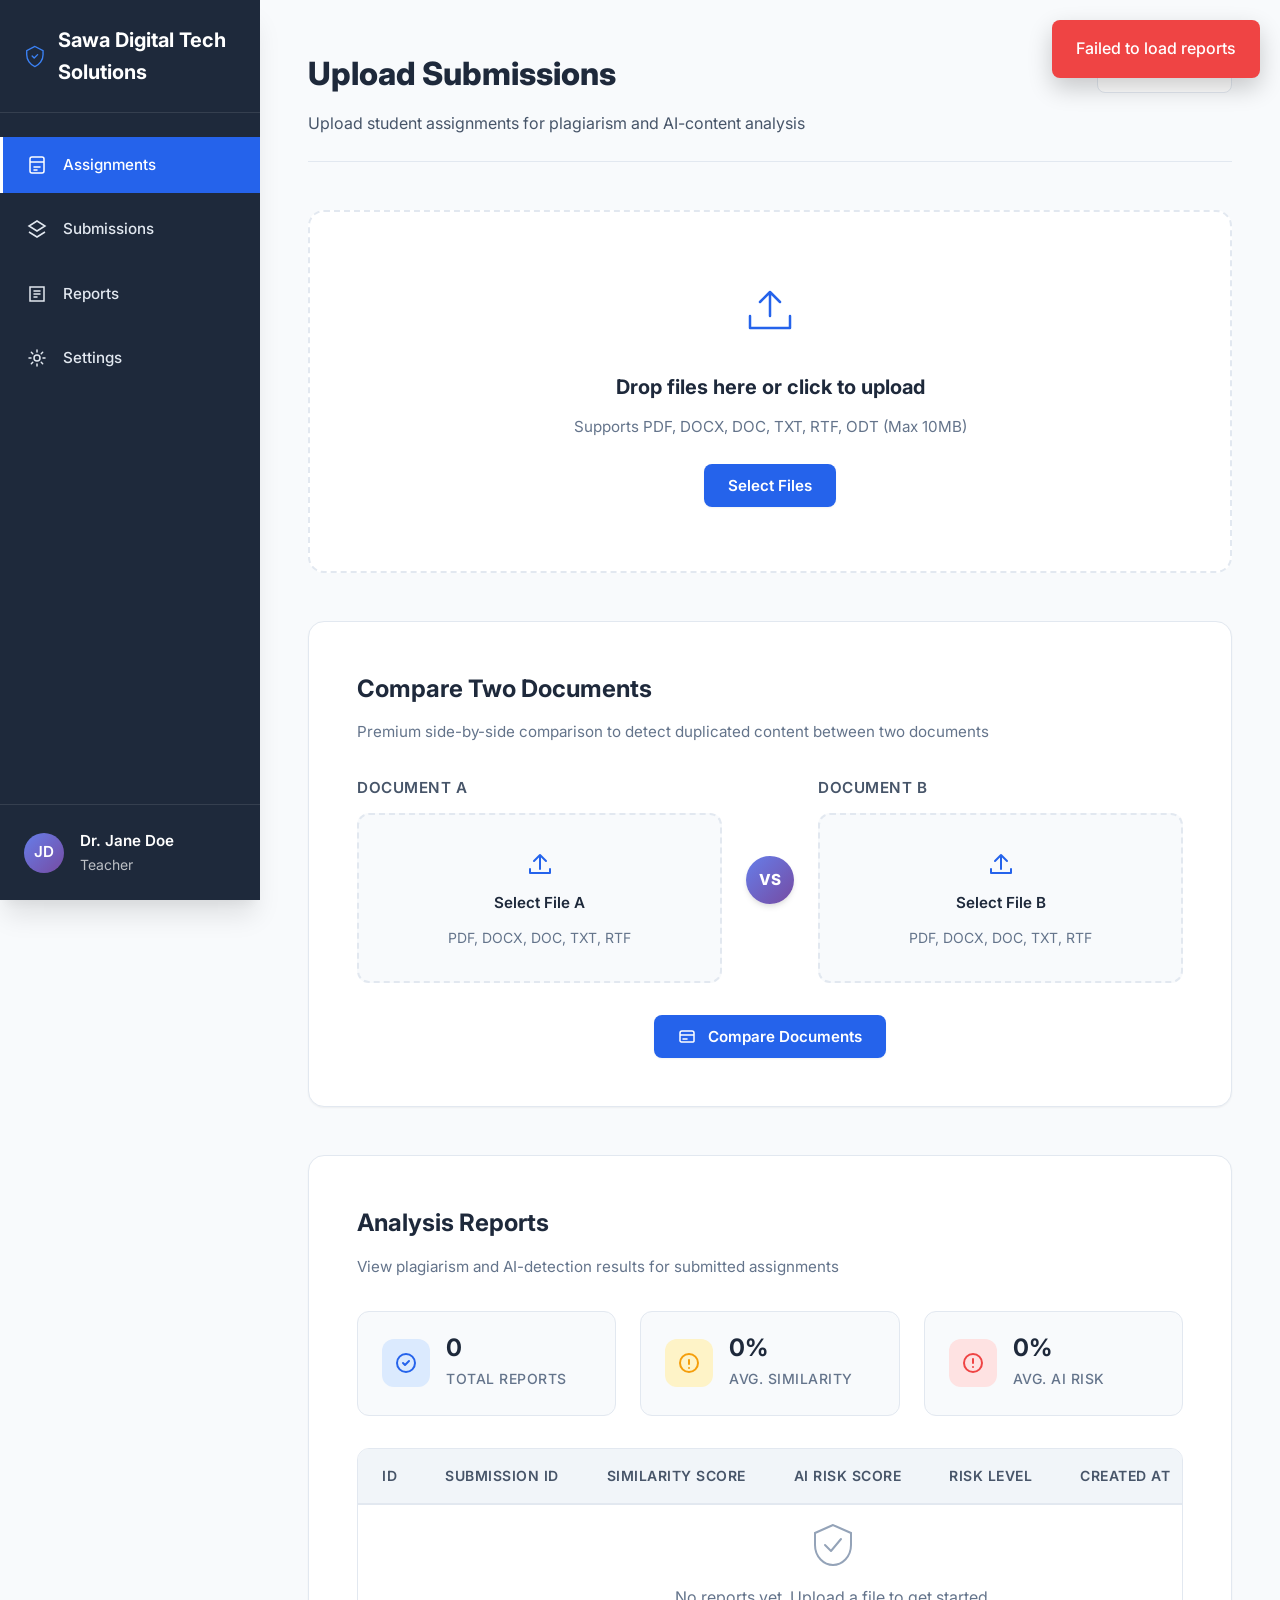
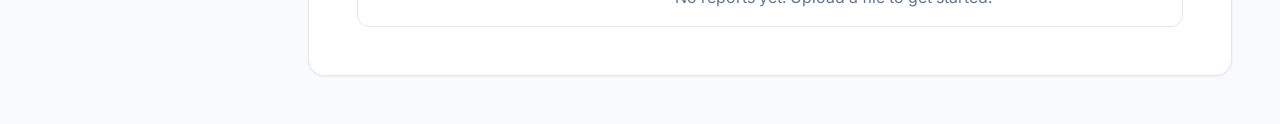
<file: frontend/dashboard.html>
﻿<!DOCTYPE html>
<html lang="en">
<head>
    <meta charset="UTF-8">
    <meta name="viewport" content="width=device-width, initial-scale=1.0">
    <meta name="description" content="Sawa Digital Tech Solutions - Teacher Dashboard - Manage assignments and review submissions">
    <title>Teacher Dashboard - Sawa Digital Tech Solutions</title>
    <link rel="stylesheet" href="dashboard.css">
    <link rel="preconnect" href="https://fonts.googleapis.com">
    <link rel="preconnect" href="https://fonts.gstatic.com" crossorigin>
    <link href="https://fonts.googleapis.com/css2?family=Inter:wght@300;400;500;600;700;800&display=swap" rel="stylesheet">
</head>
<body>
    <div class="dashboard-container">
        <!-- Sidebar -->
        <aside class="sidebar">
            <div class="sidebar-header">
                <div class="logo">
                    <svg class="logo-icon" width="32" height="32" viewBox="0 0 32 32" fill="none" xmlns="http://www.w3.org/2000/svg">
                        <path d="M16 2L4 8V14C4 21.73 9.11 29.05 16 31.5C22.89 29.05 28 21.73 28 14V8L16 2Z" stroke="currentColor" stroke-width="2" fill="none"/>
                        <path d="M12 16L15 19L20 14" stroke="currentColor" stroke-width="2" stroke-linecap="round" stroke-linejoin="round"/>
                    </svg>
                    <span class="logo-text">Sawa Digital Tech Solutions</span>
                </div>
            </div>
            
            <nav class="sidebar-nav">
                <ul class="nav-list">
                    <li class="nav-item active">
                        <a href="#assignments" class="nav-link">
                            <svg class="nav-icon" width="20" height="20" viewBox="0 0 20 20" fill="none" xmlns="http://www.w3.org/2000/svg">
                                <path d="M3 4C3 2.89543 3.89543 2 5 2H15C16.1046 2 17 2.89543 17 4V16C17 17.1046 16.1046 18 15 18H5C3.89543 18 3 17.1046 3 16V4Z" stroke="currentColor" stroke-width="1.5" fill="none"/>
                                <path d="M3 7H17" stroke="currentColor" stroke-width="1.5"/>
                                <path d="M7 12H13" stroke="currentColor" stroke-width="1.5" stroke-linecap="round"/>
                                <path d="M7 15H10" stroke="currentColor" stroke-width="1.5" stroke-linecap="round"/>
                            </svg>
                            <span>Assignments</span>
                        </a>
                    </li>
                    <li class="nav-item">
                        <a href="#submissions" class="nav-link">
                            <svg class="nav-icon" width="20" height="20" viewBox="0 0 20 20" fill="none" xmlns="http://www.w3.org/2000/svg">
                                <path d="M10 2L2 7L10 12L18 7L10 2Z" stroke="currentColor" stroke-width="1.5" fill="none"/>
                                <path d="M2 13L10 18L18 13" stroke="currentColor" stroke-width="1.5" fill="none"/>
                            </svg>
                            <span>Submissions</span>
                        </a>
                    </li>
                    <li class="nav-item">
                        <a href="#reports" class="nav-link">
                            <svg class="nav-icon" width="20" height="20" viewBox="0 0 20 20" fill="none" xmlns="http://www.w3.org/2000/svg">
                                <path d="M3 3H17V17H3V3Z" stroke="currentColor" stroke-width="1.5" fill="none"/>
                                <path d="M7 7H13" stroke="currentColor" stroke-width="1.5" stroke-linecap="round"/>
                                <path d="M7 10H13" stroke="currentColor" stroke-width="1.5" stroke-linecap="round"/>
                                <path d="M7 13H10" stroke="currentColor" stroke-width="1.5" stroke-linecap="round"/>
                            </svg>
                            <span>Reports</span>
                        </a>
                    </li>
                    <li class="nav-item">
                        <a href="#settings" class="nav-link">
                            <svg class="nav-icon" width="20" height="20" viewBox="0 0 20 20" fill="none" xmlns="http://www.w3.org/2000/svg">
                                <circle cx="10" cy="10" r="3" stroke="currentColor" stroke-width="1.5" fill="none"/>
                                <path d="M10 2V4M10 16V18M18 10H16M4 10H2M15.66 4.34L14.24 5.76M5.76 14.24L4.34 15.66M15.66 15.66L14.24 14.24M5.76 5.76L4.34 4.34" stroke="currentColor" stroke-width="1.5" stroke-linecap="round"/>
                            </svg>
                            <span>Settings</span>
                        </a>
                    </li>
                </ul>
            </nav>
            
            <div class="sidebar-footer">
                <div class="user-profile">
                    <div class="user-avatar">JD</div>
                    <div class="user-info">
                        <div class="user-name">Dr. Jane Doe</div>
                        <div class="user-role">Teacher</div>
                    </div>
                </div>
            </div>
        </aside>

        <!-- Main Content -->
        <main class="main-content">
            <!-- Header -->
            <header class="content-header">
                <div class="header-left">
                    <h1 class="page-title">Upload Submissions</h1>
                    <p class="page-subtitle">Upload student assignments for plagiarism and AI-content analysis</p>
                </div>
                <div class="header-right">
                    <button class="btn btn-secondary" onclick="refreshReports()">
                        <svg width="16" height="16" viewBox="0 0 16 16" fill="none" xmlns="http://www.w3.org/2000/svg">
                            <path d="M2 8C2 4.686 4.686 2 8 2C10.5 2 12.5 3.5 13.5 5.5" stroke="currentColor" stroke-width="1.5" stroke-linecap="round"/>
                            <path d="M14 8C14 11.314 11.314 14 8 14C5.5 14 3.5 12.5 2.5 10.5" stroke="currentColor" stroke-width="1.5" stroke-linecap="round"/>
                            <path d="M13.5 2.5V5.5H10.5" stroke="currentColor" stroke-width="1.5" stroke-linecap="round" stroke-linejoin="round"/>
                            <path d="M2.5 13.5V10.5H5.5" stroke="currentColor" stroke-width="1.5" stroke-linecap="round" stroke-linejoin="round"/>
                        </svg>
                        Refresh
                    </button>
                </div>
            </header>

            <!-- Upload Section -->
            <section class="upload-section">
                <div class="upload-zone" id="uploadZone">
                    <div class="upload-content">
                        <svg class="upload-icon" width="64" height="64" viewBox="0 0 64 64" fill="none" xmlns="http://www.w3.org/2000/svg">
                            <path d="M32 16V40M32 16L22 26M32 16L42 26" stroke="currentColor" stroke-width="2.5" stroke-linecap="round" stroke-linejoin="round"/>
                            <path d="M12 40V52H52V40" stroke="currentColor" stroke-width="2.5" stroke-linecap="round" stroke-linejoin="round"/>
                        </svg>
                        <h3 class="upload-title">Drop files here or click to upload</h3>
                        <p class="upload-subtitle">Supports PDF, DOCX, DOC, TXT, RTF, ODT (Max 10MB)</p>
                        <input type="file" id="fileInput" class="file-input" accept=".pdf,.docx,.doc,.txt,.rtf,.odt" hidden>
                        <button class="btn btn-primary" onclick="document.getElementById('fileInput').click()">
                            Select Files
                        </button>
                    </div>
                </div>

                <!-- Upload Progress -->
                <div class="upload-progress" id="uploadProgress" style="display: none;">
                    <div class="progress-content">
                        <div class="spinner"></div>
                        <div class="progress-text">
                            <div class="progress-title">Analyzing document...</div>
                            <div class="progress-subtitle">This may take a few seconds</div>
                        </div>
                    </div>
                </div>
            </section>

            <!-- Compare Two Documents Section -->
            <section class="compare-section">
                <div class="section-header">
                    <h2 class="section-title">Compare Two Documents</h2>
                    <p class="section-subtitle">Premium side-by-side comparison to detect duplicated content between two documents</p>
                </div>

                <div class="compare-container">
                    <div class="compare-file-inputs">
                        <div class="compare-file-field">
                            <label class="compare-file-label">Document A</label>
                            <div class="compare-file-drop" id="compareDropA" onclick="document.getElementById('compareFileA').click()">
                                <div class="compare-file-content">
                                    <svg width="32" height="32" viewBox="0 0 32 32" fill="none" xmlns="http://www.w3.org/2000/svg">
                                        <path d="M16 8V22M16 8L10 14M16 8L22 14" stroke="currentColor" stroke-width="2" stroke-linecap="round" stroke-linejoin="round"/>
                                        <path d="M6 22V26H26V22" stroke="currentColor" stroke-width="2" stroke-linecap="round" stroke-linejoin="round"/>
                                    </svg>
                                    <p class="compare-file-title" id="compareFileAName">Select File A</p>
                                    <p class="compare-file-subtitle">PDF, DOCX, DOC, TXT, RTF</p>
                                </div>
                                <input type="file" id="compareFileA" class="file-input" accept=".pdf,.docx,.doc,.txt,.rtf" hidden>
                            </div>
                        </div>

                        <div class="compare-vs">
                            <span>VS</span>
                        </div>

                        <div class="compare-file-field">
                            <label class="compare-file-label">Document B</label>
                            <div class="compare-file-drop" id="compareDropB" onclick="document.getElementById('compareFileB').click()">
                                <div class="compare-file-content">
                                    <svg width="32" height="32" viewBox="0 0 32 32" fill="none" xmlns="http://www.w3.org/2000/svg">
                                        <path d="M16 8V22M16 8L10 14M16 8L22 14" stroke="currentColor" stroke-width="2" stroke-linecap="round" stroke-linejoin="round"/>
                                        <path d="M6 22V26H26V22" stroke="currentColor" stroke-width="2" stroke-linecap="round" stroke-linejoin="round"/>
                                    </svg>
                                    <p class="compare-file-title" id="compareFileBName">Select File B</p>
                                    <p class="compare-file-subtitle">PDF, DOCX, DOC, TXT, RTF</p>
                                </div>
                                <input type="file" id="compareFileB" class="file-input" accept=".pdf,.docx,.doc,.txt,.rtf" hidden>
                            </div>
                        </div>
                    </div>

                    <div class="compare-actions">
                        <button class="btn btn-primary" id="compareBtn" onclick="compareDocuments()">
                            <svg width="18" height="18" viewBox="0 0 18 18" fill="none" xmlns="http://www.w3.org/2000/svg">
                                <path d="M2 5C2 3.89543 2.89543 3 4 3H14C15.1046 3 16 3.89543 16 5V13C16 14.1046 15.1046 14 14 14H4C2.89543 14 2 13.1046 2 13V5Z" stroke="currentColor" stroke-width="1.5"/>
                                <path d="M2 7H16" stroke="currentColor" stroke-width="1.5"/>
                                <path d="M5 11H9" stroke="currentColor" stroke-width="1.5" stroke-linecap="round"/>
                            </svg>
                            Compare Documents
                        </button>
                    </div>
                </div>

                <!-- Compare Progress -->
                <div class="upload-progress compare-progress" id="compareProgress" style="display: none;">
                    <div class="progress-content">
                        <div class="spinner"></div>
                        <div class="progress-text">
                            <div class="progress-title">Comparing documents...</div>
                            <div class="progress-subtitle">This may take a few seconds</div>
                        </div>
                    </div>
                </div>

                <!-- Compare Results -->
                <div class="compare-results" id="compareResults" style="display: none;">
                    <div class="compare-result-header">
                        <div class="compare-result-doc-label">
                            <span class="doc-chip doc-a">A</span>
                            <span id="compareResultFileA">Document A</span>
                        </div>
                        <div class="compare-result-right">
                            <div class="compare-similarity-badge" id="compareSimilarityBadge">
                                <div class="compare-similarity-value" id="compareSimilarityValue">0%</div>
                                <div class="compare-similarity-label">Similarity</div>
                            </div>
                        </div>
                        <div class="compare-result-doc-label">
                            <span class="doc-chip doc-b">B</span>
                            <span id="compareResultFileB">Document B</span>
                        </div>
                    </div>

                    <div class="compare-verdict" id="compareVerdict"></div>

                    <div class="compare-matched-section">
                        <h4 class="compare-matched-title">Exact Matched Sentences</h4>
                        <p class="compare-matched-subtitle">The following text blocks were found to be identical in both documents</p>
                        <div class="compare-matched-box" id="compareMatchedBox">
                            <div class="empty-content">
                                <p>No exact matches found. These documents appear to be original.</p>
                            </div>
                        </div>
                    </div>
                </div>
            </section>

            <!-- Reports Section -->
            <section class="reports-section">
                <div class="section-header">
                    <h2 class="section-title">Analysis Reports</h2>
                    <p class="section-subtitle">View plagiarism and AI-detection results for submitted assignments</p>
                </div>

                <!-- Stats Cards -->
                <div class="stats-grid">
                    <div class="stat-card">
                        <div class="stat-icon">
                            <svg width="24" height="24" viewBox="0 0 24 24" fill="none" xmlns="http://www.w3.org/2000/svg">
                                <path d="M9 12L11 14L15 10M21 12C21 16.9706 16.9706 21 12 21C7.02944 21 3 16.9706 3 12C3 7.02944 7.02944 3 12 3C16.9706 3 21 7.02944 21 12Z" stroke="currentColor" stroke-width="2" stroke-linecap="round" stroke-linejoin="round"/>
                            </svg>
                        </div>
                        <div class="stat-info">
                            <div class="stat-value" id="totalReports">0</div>
                            <div class="stat-label">Total Reports</div>
                        </div>
                    </div>
                    <div class="stat-card">
                        <div class="stat-icon warning">
                            <svg width="24" height="24" viewBox="0 0 24 24" fill="none" xmlns="http://www.w3.org/2000/svg">
                                <path d="M12 9V13M12 17H12.01M21 12C21 16.9706 16.9706 21 12 21C7.02944 21 3 16.9706 3 12C3 7.02944 7.02944 3 12 3C16.9706 3 21 7.02944 21 12Z" stroke="currentColor" stroke-width="2" stroke-linecap="round" stroke-linejoin="round"/>
                            </svg>
                        </div>
                        <div class="stat-info">
                            <div class="stat-value" id="avgSimilarity">0%</div>
                            <div class="stat-label">Avg. Similarity</div>
                        </div>
                    </div>
                    <div class="stat-card">
                        <div class="stat-icon danger">
                            <svg width="24" height="24" viewBox="0 0 24 24" fill="none" xmlns="http://www.w3.org/2000/svg">
                                <path d="M12 8V12M12 16H12.01M21 12C21 16.9706 16.9706 21 12 21C7.02944 21 3 16.9706 3 12C3 7.02944 7.02944 3 12 3C16.9706 3 21 7.02944 21 12Z" stroke="currentColor" stroke-width="2" stroke-linecap="round" stroke-linejoin="round"/>
                            </svg>
                        </div>
                        <div class="stat-info">
                            <div class="stat-value" id="avgAIRisk">0%</div>
                            <div class="stat-label">Avg. AI Risk</div>
                        </div>
                    </div>
                </div>

                <!-- Reports Table -->
                <div class="table-container">
                    <table class="data-table">
                        <thead>
                            <tr>
                                <th>ID</th>
                                <th>Submission ID</th>
                                <th>Similarity Score</th>
                                <th>AI Risk Score</th>
                                <th>Risk Level</th>
                                <th>Created At</th>
                                <th>Actions</th>
                            </tr>
                        </thead>
                        <tbody id="reportsTableBody">
                            <tr class="empty-state">
                                <td colspan="7">
                                    <div class="empty-content">
                                        <svg width="48" height="48" viewBox="0 0 48 48" fill="none" xmlns="http://www.w3.org/2000/svg">
                                            <path d="M24 4L6 12V24C6 36 15 44 24 44C33 44 42 36 42 24V12L24 4Z" stroke="#94a3b8" stroke-width="2" fill="none"/>
                                            <path d="M16 24L22 30L32 18" stroke="#94a3b8" stroke-width="2" stroke-linecap="round" stroke-linejoin="round"/>
                                        </svg>
                                        <p>No reports yet. Upload a file to get started.</p>
                                    </div>
                                </td>
                            </tr>
                        </tbody>
                    </table>
                </div>
            </section>
        </main>
    </div>

    <!-- Report Detail Modal -->
    <div class="modal" id="reportModal" style="display: none;">
        <div class="modal-content">
            <div class="modal-header">
                <h2 class="modal-title">Report Details</h2>
                <button class="modal-close" onclick="closeModal()">&times;</button>
            </div>
            <div class="modal-body" id="modalBody">
                <!-- Report details will be inserted here -->
            </div>
        </div>
    </div>

    <script src="dashboard.js"></script>
</body>
</html>
</file>
<file: frontend/dashboard.css>
﻿/* ========================================
   Sawa Digital Tech Solutions - Teacher Dashboard
   Professional EdTech Styling
   ======================================== */

/* CSS Reset & Base Styles */
* {
    margin: 0;
    padding: 0;
    box-sizing: border-box;
}

:root {
    /* Primary Colors - Professional Blue */
    --primary-color: #2563eb;
    --primary-dark: #1e40af;
    --primary-light: #3b82f6;
    --primary-lighter: #dbeafe;
    
    /* Neutral Colors */
    --text-primary: #1e293b;
    --text-secondary: #475569;
    --text-muted: #64748b;
    --bg-primary: #ffffff;
    --bg-secondary: #f8fafc;
    --bg-tertiary: #f1f5f9;
    --border-color: #e2e8f0;
    --border-light: #f1f5f9;
    
    /* Status Colors */
    --success-color: #10b981;
    --success-light: #d1fae5;
    --warning-color: #f59e0b;
    --warning-light: #fef3c7;
    --error-color: #ef4444;
    --error-light: #fee2e2;
    --info-color: #3b82f6;
    --info-light: #dbeafe;
    
    /* Gradients */
    --gradient-primary: linear-gradient(135deg, #667eea 0%, #764ba2 100%);
    
    /* Typography */
    --font-family: 'Inter', -apple-system, BlinkMacSystemFont, 'Segoe UI', Roboto, sans-serif;
    --font-size-xs: 0.875rem;
    --font-size-sm: 0.95rem;
    --font-size-base: 1rem;
    --font-size-lg: 1.125rem;
    --font-size-xl: 1.25rem;
    --font-size-2xl: 1.5rem;
    --font-size-3xl: 2rem;
    
    /* Spacing */
    --spacing-xs: 0.5rem;
    --spacing-sm: 0.75rem;
    --spacing-md: 1rem;
    --spacing-lg: 1.5rem;
    --spacing-xl: 2rem;
    --spacing-2xl: 3rem;
    --spacing-3xl: 4rem;
    
    /* Shadows */
    --shadow-sm: 0 1px 2px 0 rgba(0, 0, 0, 0.05);
    --shadow-md: 0 4px 6px -1px rgba(0, 0, 0, 0.1), 0 2px 4px -1px rgba(0, 0, 0, 0.06);
    --shadow-lg: 0 10px 15px -3px rgba(0, 0, 0, 0.1), 0 4px 6px -2px rgba(0, 0, 0, 0.05);
    --shadow-xl: 0 20px 25px -5px rgba(0, 0, 0, 0.1), 0 10px 10px -5px rgba(0, 0, 0, 0.04);
    --shadow-2xl: 0 25px 50px -12px rgba(0, 0, 0, 0.25);
    
    /* Border Radius */
    --radius-sm: 0.375rem;
    --radius-md: 0.5rem;
    --radius-lg: 0.75rem;
    --radius-xl: 1rem;
    --radius-2xl: 1.5rem;
    
    /* Transitions */
    --transition-fast: 150ms ease-in-out;
    --transition-base: 300ms ease-in-out;
    --transition-slow: 500ms ease-in-out;
    
    /* Sidebar */
    --sidebar-width: 260px;
    --sidebar-bg: #1e293b;
    --sidebar-text: #e2e8f0;
    --sidebar-hover: #334155;
    --sidebar-active: #2563eb;
}

html {
    scroll-behavior: smooth;
}

body {
    font-family: var(--font-family);
    font-size: var(--font-size-base);
    line-height: 1.6;
    color: var(--text-primary);
    background-color: var(--bg-secondary);
    -webkit-font-smoothing: antialiased;
    -moz-osx-font-smoothing: grayscale;
}

/* ========================================
   Dashboard Layout
   ======================================== */
.dashboard-container {
    display: flex;
    min-height: 100vh;
}

/* ========================================
   Sidebar
   ======================================== */
.sidebar {
    width: var(--sidebar-width);
    background: var(--sidebar-bg);
    color: var(--sidebar-text);
    display: flex;
    flex-direction: column;
    position: fixed;
    height: 100vh;
    overflow-y: auto;
    z-index: 100;
    box-shadow: var(--shadow-xl);
}

.sidebar-header {
    padding: var(--spacing-lg);
    border-bottom: 1px solid rgba(255, 255, 255, 0.1);
}

.logo {
    display: flex;
    align-items: center;
    gap: var(--spacing-sm);
    font-size: var(--font-size-xl);
    font-weight: 700;
    color: white;
}

.logo-icon {
    color: var(--primary-light);
}

.sidebar-nav {
    flex: 1;
    padding: var(--spacing-lg) 0;
}

.nav-list {
    list-style: none;
}

.nav-item {
    margin-bottom: var(--spacing-xs);
}

.nav-link {
    display: flex;
    align-items: center;
    gap: var(--spacing-md);
    padding: var(--spacing-md) var(--spacing-lg);
    color: var(--sidebar-text);
    text-decoration: none;
    font-size: var(--font-size-sm);
    font-weight: 500;
    transition: var(--transition-fast);
    border-left: 3px solid transparent;
}

.nav-link:hover {
    background: var(--sidebar-hover);
    color: white;
    border-left-color: var(--primary-light);
}

.nav-item.active .nav-link {
    background: var(--sidebar-active);
    color: white;
    border-left-color: white;
}

.nav-icon {
    flex-shrink: 0;
}

.sidebar-footer {
    padding: var(--spacing-lg);
    border-top: 1px solid rgba(255, 255, 255, 0.1);
}

.user-profile {
    display: flex;
    align-items: center;
    gap: var(--spacing-md);
}

.user-avatar {
    width: 40px;
    height: 40px;
    background: var(--gradient-primary);
    border-radius: 50%;
    display: flex;
    align-items: center;
    justify-content: center;
    font-weight: 600;
    font-size: var(--font-size-sm);
    color: white;
    flex-shrink: 0;
}

.user-info {
    flex: 1;
    min-width: 0;
}

.user-name {
    font-weight: 600;
    font-size: var(--font-size-sm);
    color: white;
    white-space: nowrap;
    overflow: hidden;
    text-overflow: ellipsis;
}

.user-role {
    font-size: var(--font-size-xs);
    color: rgba(255, 255, 255, 0.7);
}

/* ========================================
   Main Content
   ======================================== */
.main-content {
    flex: 1;
    margin-left: var(--sidebar-width);
    padding: var(--spacing-2xl);
    max-width: calc(100vw - var(--sidebar-width));
    overflow-x: hidden;
}

/* ========================================
   Header
   ======================================== */
.content-header {
    display: flex;
    justify-content: space-between;
    align-items: flex-start;
    margin-bottom: var(--spacing-2xl);
    padding-bottom: var(--spacing-lg);
    border-bottom: 1px solid var(--border-color);
}

.header-left {
    flex: 1;
}

.page-title {
    font-size: var(--font-size-3xl);
    font-weight: 800;
    color: var(--text-primary);
    margin-bottom: var(--spacing-sm);
}

.page-subtitle {
    font-size: var(--font-size-base);
    color: var(--text-secondary);
}

.header-right {
    display: flex;
    gap: var(--spacing-md);
}

/* ========================================
   Buttons
   ======================================== */
.btn {
    display: inline-flex;
    align-items: center;
    gap: var(--spacing-sm);
    padding: var(--spacing-sm) var(--spacing-lg);
    font-size: var(--font-size-sm);
    font-weight: 600;
    text-decoration: none;
    border-radius: var(--radius-md);
    border: none;
    cursor: pointer;
    transition: var(--transition-fast);
    white-space: nowrap;
    font-family: var(--font-family);
}

.btn-primary {
    background: var(--primary-color);
    color: white;
    box-shadow: var(--shadow-sm);
}

.btn-primary:hover {
    background: var(--primary-dark);
    transform: translateY(-1px);
    box-shadow: var(--shadow-md);
}

.btn-secondary {
    background: white;
    color: var(--text-primary);
    border: 1px solid var(--border-color);
}

.btn-secondary:hover {
    background: var(--bg-secondary);
    border-color: var(--text-muted);
}

.btn-sm {
    padding: var(--spacing-xs) var(--spacing-md);
    font-size: var(--font-size-xs);
}

/* ========================================
   Upload Section
   ======================================== */
.upload-section {
    margin-bottom: var(--spacing-2xl);
}

.upload-zone {
    background: white;
    border: 2px dashed var(--border-color);
    border-radius: var(--radius-xl);
    padding: var(--spacing-3xl);
    text-align: center;
    transition: var(--transition-base);
    cursor: pointer;
    position: relative;
    overflow: hidden;
}

.upload-zone::before {
    content: '';
    position: absolute;
    top: 0;
    left: 0;
    right: 0;
    bottom: 0;
    background: var(--primary-lighter);
    opacity: 0;
    transition: var(--transition-base);
}

.upload-zone:hover {
    border-color: var(--primary-color);
    transform: translateY(-2px);
    box-shadow: var(--shadow-lg);
}

.upload-zone:hover::before {
    opacity: 0.5;
}

.upload-zone.drag-over {
    border-color: var(--primary-color);
    background: var(--primary-lighter);
    transform: scale(1.02);
    box-shadow: var(--shadow-xl);
}

.upload-zone.drag-over::before {
    opacity: 0.7;
}

.upload-content {
    position: relative;
    z-index: 1;
}

.upload-icon {
    color: var(--primary-color);
    margin-bottom: var(--spacing-lg);
}

.upload-title {
    font-size: var(--font-size-xl);
    font-weight: 700;
    color: var(--text-primary);
    margin-bottom: var(--spacing-sm);
}

.upload-subtitle {
    font-size: var(--font-size-sm);
    color: var(--text-muted);
    margin-bottom: var(--spacing-lg);
}

.file-input {
    display: none;
}

/* Upload Progress */
.upload-progress {
    background: white;
    border-radius: var(--radius-xl);
    padding: var(--spacing-2xl);
    box-shadow: var(--shadow-md);
    border: 1px solid var(--border-color);
}

.progress-content {
    display: flex;
    align-items: center;
    gap: var(--spacing-lg);
}

.spinner {
    width: 48px;
    height: 48px;
    border: 4px solid var(--border-color);
    border-top-color: var(--primary-color);
    border-radius: 50%;
    animation: spin 1s linear infinite;
    flex-shrink: 0;
}

@keyframes spin {
    to { transform: rotate(360deg); }
}

.progress-title {
    font-size: var(--font-size-lg);
    font-weight: 600;
    color: var(--text-primary);
    margin-bottom: var(--spacing-xs);
}

.progress-subtitle {
    font-size: var(--font-size-sm);
    color: var(--text-muted);
}

/* ========================================
   Compare Two Documents Section
   ======================================== */
.compare-section {
    background: white;
    border-radius: var(--radius-xl);
    padding: var(--spacing-2xl);
    box-shadow: var(--shadow-sm);
    border: 1px solid var(--border-color);
    margin-bottom: var(--spacing-2xl);
}

.compare-container {
    display: flex;
    flex-direction: column;
    gap: var(--spacing-xl);
}

.compare-file-inputs {
    display: grid;
    grid-template-columns: 1fr auto 1fr;
    gap: var(--spacing-lg);
    align-items: center;
}

.compare-file-field {
    display: flex;
    flex-direction: column;
    gap: var(--spacing-sm);
}

.compare-file-label {
    font-size: var(--font-size-sm);
    font-weight: 600;
    color: var(--text-secondary);
    text-transform: uppercase;
    letter-spacing: 0.5px;
}

.compare-file-drop {
    border: 2px dashed var(--border-color);
    border-radius: var(--radius-lg);
    padding: var(--spacing-xl);
    text-align: center;
    cursor: pointer;
    transition: var(--transition-base);
    background: var(--bg-secondary);
}

.compare-file-drop:hover {
    border-color: var(--primary-color);
    background: var(--primary-lighter);
    transform: translateY(-2px);
    box-shadow: var(--shadow-md);
}

.compare-file-drop.has-file {
    border-color: var(--success-color);
    background: var(--success-light);
}

.compare-file-content {
    display: flex;
    flex-direction: column;
    align-items: center;
    gap: var(--spacing-sm);
    color: var(--text-muted);
}

.compare-file-content svg {
    color: var(--primary-color);
}

.compare-file-title {
    font-size: var(--font-size-sm);
    font-weight: 600;
    color: var(--text-primary);
    word-break: break-all;
    max-width: 100%;
}

.compare-file-title.has-file {
    color: var(--success-color);
}

.compare-file-subtitle {
    font-size: var(--font-size-xs);
    color: var(--text-muted);
}

.compare-vs {
    display: flex;
    align-items: center;
    justify-content: center;
}

.compare-vs span {
    width: 48px;
    height: 48px;
    background: var(--gradient-primary);
    color: white;
    border-radius: 50%;
    display: flex;
    align-items: center;
    justify-content: center;
    font-weight: 800;
    font-size: var(--font-size-sm);
    box-shadow: var(--shadow-md);
}

.compare-actions {
    display: flex;
    justify-content: center;
}

.compare-progress {
    margin-top: var(--spacing-lg);
}

/* Compare Results */
.compare-results {
    margin-top: var(--spacing-xl);
    border-top: 1px solid var(--border-color);
    padding-top: var(--spacing-xl);
    animation: fadeIn 0.4s ease-out;
}

.compare-result-header {
    display: flex;
    align-items: center;
    justify-content: space-between;
    gap: var(--spacing-lg);
    margin-bottom: var(--spacing-lg);
    flex-wrap: wrap;
}

.compare-result-doc-label {
    display: flex;
    align-items: center;
    gap: var(--spacing-sm);
    font-size: var(--font-size-sm);
    font-weight: 600;
    color: var(--text-primary);
    flex: 1;
    min-width: 150px;
}

.compare-result-doc-label:last-child {
    justify-content: flex-end;
}

.doc-chip {
    width: 28px;
    height: 28px;
    border-radius: var(--radius-sm);
    display: inline-flex;
    align-items: center;
    justify-content: center;
    font-weight: 700;
    font-size: var(--font-size-xs);
    color: white;
    flex-shrink: 0;
}

.doc-chip.doc-a {
    background: var(--primary-color);
}

.doc-chip.doc-b {
    background: var(--warning-color);
}

.compare-result-right {
    display: flex;
    justify-content: center;
}

.compare-similarity-badge {
    display: flex;
    flex-direction: column;
    align-items: center;
    justify-content: center;
    width: 120px;
    height: 120px;
    border-radius: 50%;
    border: 6px solid var(--border-color);
    background: white;
    box-shadow: var(--shadow-lg);
    transition: var(--transition-base);
}

.compare-similarity-badge.similarity-low {
    border-color: var(--success-color);
    background: var(--success-light);
}

.compare-similarity-badge.similarity-medium {
    border-color: var(--warning-color);
    background: var(--warning-light);
}

.compare-similarity-badge.similarity-high {
    border-color: var(--error-color);
    background: var(--error-light);
}

.compare-similarity-value {
    font-size: var(--font-size-2xl);
    font-weight: 800;
    color: var(--text-primary);
    line-height: 1;
}

.compare-similarity-label {
    font-size: var(--font-size-xs);
    color: var(--text-muted);
    text-transform: uppercase;
    letter-spacing: 0.5px;
    font-weight: 500;
    margin-top: var(--spacing-xs);
}

.compare-verdict {
    text-align: center;
    padding: var(--spacing-md) var(--spacing-lg);
    border-radius: var(--radius-lg);
    font-size: var(--font-size-lg);
    font-weight: 700;
    margin-bottom: var(--spacing-xl);
}

.compare-verdict.verdict-low {
    background: var(--success-light);
    color: var(--success-color);
}

.compare-verdict.verdict-medium {
    background: var(--warning-light);
    color: var(--warning-color);
}

.compare-verdict.verdict-high {
    background: var(--error-light);
    color: var(--error-color);
}

/* Matched Blocks */
.compare-matched-section {
    margin-top: var(--spacing-lg);
}

.compare-matched-title {
    font-size: var(--font-size-lg);
    font-weight: 700;
    color: var(--text-primary);
    margin-bottom: var(--spacing-xs);
}

.compare-matched-subtitle {
    font-size: var(--font-size-sm);
    color: var(--text-muted);
    margin-bottom: var(--spacing-lg);
}

.compare-matched-box {
    max-height: 400px;
    overflow-y: auto;
    border: 1px solid var(--border-color);
    border-radius: var(--radius-lg);
    padding: var(--spacing-md);
    background: var(--bg-secondary);
    display: flex;
    flex-direction: column;
    gap: var(--spacing-md);
}

.matched-block {
    background: white;
    border: 1px solid var(--border-color);
    border-left: 4px solid var(--error-color);
    border-radius: var(--radius-md);
    padding: var(--spacing-md);
    transition: var(--transition-fast);
}

.matched-block:hover {
    box-shadow: var(--shadow-md);
    transform: translateX(2px);
}

.matched-block-header {
    display: flex;
    justify-content: space-between;
    align-items: center;
    margin-bottom: var(--spacing-sm);
}

.matched-block-number {
    font-size: var(--font-size-xs);
    font-weight: 700;
    color: var(--error-color);
    background: var(--error-light);
    padding: 2px 8px;
    border-radius: var(--radius-sm);
}

.matched-block-length {
    font-size: var(--font-size-xs);
    color: var(--text-muted);
}

.matched-block-text {
    font-size: var(--font-size-sm);
    color: var(--text-primary);
    line-height: 1.6;
    word-wrap: break-word;
}

/* Responsive for compare section */
@media (max-width: 768px) {
    .compare-file-inputs {
        grid-template-columns: 1fr;
    }
    
    .compare-vs {
        padding: var(--spacing-sm) 0;
    }
    
    .compare-result-header {
        flex-direction: column;
        align-items: center;
    }
    
    .compare-result-doc-label {
        justify-content: center;
    }
    
    .compare-result-doc-label:last-child {
        justify-content: center;
    }
}

/* ========================================
   Reports Section
   ======================================== */
.reports-section {
    background: white;
    border-radius: var(--radius-xl);
    padding: var(--spacing-2xl);
    box-shadow: var(--shadow-sm);
    border: 1px solid var(--border-color);
}

.section-header {
    margin-bottom: var(--spacing-xl);
}

.section-title {
    font-size: var(--font-size-2xl);
    font-weight: 700;
    color: var(--text-primary);
    margin-bottom: var(--spacing-sm);
}

.section-subtitle {
    font-size: var(--font-size-sm);
    color: var(--text-muted);
}

/* Stats Grid */
.stats-grid {
    display: grid;
    grid-template-columns: repeat(auto-fit, minmax(200px, 1fr));
    gap: var(--spacing-lg);
    margin-bottom: var(--spacing-xl);
}

.stat-card {
    background: var(--bg-secondary);
    border-radius: var(--radius-lg);
    padding: var(--spacing-lg);
    display: flex;
    align-items: center;
    gap: var(--spacing-md);
    border: 1px solid var(--border-color);
    transition: var(--transition-fast);
}

.stat-card:hover {
    transform: translateY(-2px);
    box-shadow: var(--shadow-md);
}

.stat-icon {
    width: 48px;
    height: 48px;
    background: var(--primary-lighter);
    color: var(--primary-color);
    border-radius: var(--radius-lg);
    display: flex;
    align-items: center;
    justify-content: center;
    flex-shrink: 0;
}

.stat-icon.warning {
    background: var(--warning-light);
    color: var(--warning-color);
}

.stat-icon.danger {
    background: var(--error-light);
    color: var(--error-color);
}

.stat-info {
    flex: 1;
}

.stat-value {
    font-size: var(--font-size-2xl);
    font-weight: 700;
    color: var(--text-primary);
    line-height: 1;
    margin-bottom: var(--spacing-xs);
}

.stat-label {
    font-size: var(--font-size-xs);
    color: var(--text-muted);
    text-transform: uppercase;
    letter-spacing: 0.5px;
    font-weight: 500;
}

/* ========================================
   Data Table
   ======================================== */
.table-container {
    overflow-x: auto;
    border-radius: var(--radius-lg);
    border: 1px solid var(--border-color);
}

.data-table {
    width: 100%;
    border-collapse: collapse;
    font-size: var(--font-size-sm);
}

.data-table thead {
    background: var(--bg-tertiary);
}

.data-table th {
    padding: var(--spacing-md) var(--spacing-lg);
    text-align: left;
    font-weight: 600;
    color: var(--text-secondary);
    font-size: var(--font-size-xs);
    text-transform: uppercase;
    letter-spacing: 0.5px;
    border-bottom: 2px solid var(--border-color);
    white-space: nowrap;
}

.data-table td {
    padding: var(--spacing-md) var(--spacing-lg);
    border-bottom: 1px solid var(--border-light);
    color: var(--text-primary);
}

.data-table tbody tr {
    transition: var(--transition-fast);
}

.data-table tbody tr:hover {
    background: var(--bg-secondary);
}

.data-table tbody tr:last-child td {
    border-bottom: none;
}

/* Score Badges */
.score-badge {
    display: inline-flex;
    align-items: center;
    padding: var(--spacing-xs) var(--spacing-sm);
    border-radius: var(--radius-sm);
    font-weight: 600;
    font-size: var(--font-size-xs);
    min-width: 60px;
    justify-content: center;
}

.score-low {
    background: var(--success-light);
    color: var(--success-color);
}

.score-medium {
    background: var(--warning-light);
    color: var(--warning-color);
}

.score-high {
    background: var(--error-light);
    color: var(--error-color);
}

/* Risk Level Badges */
.risk-badge {
    display: inline-flex;
    align-items: center;
    padding: var(--spacing-xs) var(--spacing-sm);
    border-radius: var(--radius-sm);
    font-weight: 600;
    font-size: var(--font-size-xs);
    text-transform: capitalize;
}

.risk-low {
    background: var(--success-light);
    color: var(--success-color);
}

.risk-medium {
    background: var(--warning-light);
    color: var(--warning-color);
}

.risk-high {
    background: #fde68a;
    color: #92400e;
}

.risk-critical {
    background: var(--error-light);
    color: var(--error-color);
}

.risk-very-high {
    background: var(--error-light);
    color: var(--error-color);
}

/* Empty State */
.empty-state {
    text-align: center;
    padding: var(--spacing-3xl) !important;
}

.empty-content {
    display: flex;
    flex-direction: column;
    align-items: center;
    gap: var(--spacing-md);
    color: var(--text-muted);
}

.empty-content p {
    font-size: var(--font-size-base);
    color: var(--text-muted);
}

/* Action Buttons */
.action-buttons {
    display: flex;
    gap: var(--spacing-sm);
}

.btn-icon {
    width: 32px;
    height: 32px;
    display: inline-flex;
    align-items: center;
    justify-content: center;
    background: var(--bg-secondary);
    border: 1px solid var(--border-color);
    border-radius: var(--radius-sm);
    cursor: pointer;
    transition: var(--transition-fast);
    color: var(--text-secondary);
}

.btn-icon:hover {
    background: var(--primary-lighter);
    color: var(--primary-color);
    border-color: var(--primary-color);
}

/* ========================================
   Report Detail - Academic Sources
   ======================================== */
.sources-list {
    display: flex;
    flex-direction: column;
    gap: var(--spacing-md);
    margin-top: var(--spacing-md);
}

.source-card {
    background: var(--bg-secondary);
    border: 1px solid var(--border-color);
    border-radius: var(--radius-lg);
    padding: var(--spacing-lg);
    transition: var(--transition-fast);
}

.source-card:hover {
    box-shadow: var(--shadow-md);
    transform: translateY(-2px);
}

.source-header {
    display: flex;
    justify-content: space-between;
    align-items: center;
    margin-bottom: var(--spacing-sm);
}

.source-number {
    font-size: var(--font-size-xs);
    font-weight: 700;
    color: var(--primary-color);
    background: var(--primary-lighter);
    padding: 2px 8px;
    border-radius: var(--radius-sm);
}

.source-match {
    font-size: var(--font-size-xs);
}

.source-title {
    font-size: var(--font-size-base);
    font-weight: 600;
    color: var(--text-primary);
    margin-bottom: var(--spacing-sm);
    line-height: 1.4;
}

.source-meta {
    display: flex;
    flex-direction: column;
    gap: var(--spacing-xs);
    margin-bottom: var(--spacing-md);
}

.source-meta-item {
    display: flex;
    gap: var(--spacing-sm);
    font-size: var(--font-size-sm);
}

.source-meta-item label {
    font-weight: 600;
    color: var(--text-secondary);
    min-width: 70px;
    flex-shrink: 0;
}

.source-meta-item span {
    color: var(--text-primary);
    word-break: break-word;
}

.source-link {
    display: inline-flex;
    align-items: center;
    gap: var(--spacing-xs);
    color: var(--primary-color);
    font-size: var(--font-size-sm);
    font-weight: 600;
    text-decoration: none;
    transition: var(--transition-fast);
}

.source-link:hover {
    color: var(--primary-dark);
    text-decoration: underline;
}

.no-sources {
    color: var(--text-muted);
    font-size: var(--font-size-sm);
    margin-top: var(--spacing-sm);
}

/* ========================================
   Modal
   ======================================== */
.modal {
    position: fixed;
    top: 0;
    left: 0;
    right: 0;
    bottom: 0;
    background: rgba(0, 0, 0, 0.5);
    display: flex;
    align-items: center;
    justify-content: center;
    z-index: 1000;
    padding: var(--spacing-lg);
    backdrop-filter: blur(4px);
    -webkit-backdrop-filter: blur(4px);
}

.modal-content {
    background: white;
    border-radius: var(--radius-xl);
    max-width: 800px;
    width: 100%;
    max-height: 90vh;
    overflow-y: auto;
    box-shadow: var(--shadow-2xl);
    animation: modalSlideIn 0.3s ease-out;
}

@keyframes modalSlideIn {
    from {
        opacity: 0;
        transform: translateY(-20px);
    }
    to {
        opacity: 1;
        transform: translateY(0);
    }
}

.modal-header {
    display: flex;
    justify-content: space-between;
    align-items: center;
    padding: var(--spacing-xl) var(--spacing-2xl);
    border-bottom: 1px solid var(--border-color);
}

.modal-title {
    font-size: var(--font-size-xl);
    font-weight: 700;
    color: var(--text-primary);
}

.modal-close {
    width: 32px;
    height: 32px;
    display: flex;
    align-items: center;
    justify-content: center;
    background: none;
    border: none;
    font-size: var(--font-size-2xl);
    color: var(--text-muted);
    cursor: pointer;
    border-radius: var(--radius-sm);
    transition: var(--transition-fast);
}

.modal-close:hover {
    background: var(--bg-secondary);
    color: var(--text-primary);
}

.modal-body {
    padding: var(--spacing-2xl);
}

/* ========================================
   Responsive Design
   ======================================== */
@media (max-width: 1024px) {
    .sidebar {
        transform: translateX(-100%);
        transition: var(--transition-base);
    }
    
    .sidebar.open {
        transform: translateX(0);
    }
    
    .main-content {
        margin-left: 0;
        max-width: 100vw;
    }
    
    .content-header {
        flex-direction: column;
        gap: var(--spacing-md);
    }
}

@media (max-width: 768px) {
    .main-content {
        padding: var(--spacing-lg);
    }
    
    .page-title {
        font-size: var(--font-size-2xl);
    }
    
    .stats-grid {
        grid-template-columns: 1fr;
    }
    
    .table-container {
        font-size: var(--font-size-xs);
    }
    
    .data-table th,
    .data-table td {
        padding: var(--spacing-sm);
    }
}

@media (max-width: 480px) {
    .main-content {
        padding: var(--spacing-md);
    }
    
    .upload-zone {
        padding: var(--spacing-xl);
    }
    
    .reports-section {
        padding: var(--spacing-lg);
    }
}

/* ========================================
   Animations
   ======================================== */
@keyframes fadeIn {
    from {
        opacity: 0;
        transform: translateY(10px);
    }
    to {
        opacity: 1;
        transform: translateY(0);
    }
}

.stat-card,
.upload-zone,
.data-table tbody tr {
    animation: fadeIn 0.4s ease-out;
}

/* Loading States */
.loading {
    opacity: 0.6;
    pointer-events: none;
}

/* Focus Styles for Accessibility */
a:focus,
button:focus,
input:focus {
    outline: 2px solid var(--primary-color);
    outline-offset: 2px;
}

/* Scrollbar Styling */
::-webkit-scrollbar {
    width: 8px;
    height: 8px;
}

::-webkit-scrollbar-track {
    background: var(--bg-secondary);
}

::-webkit-scrollbar-thumb {
    background: var(--text-muted);
    border-radius: var(--radius-sm);
}

::-webkit-scrollbar-thumb:hover {
    background: var(--text-secondary);
}

/* Selection Styling */
::selection {
    background: var(--primary-color);
    color: white;
}
</file>
